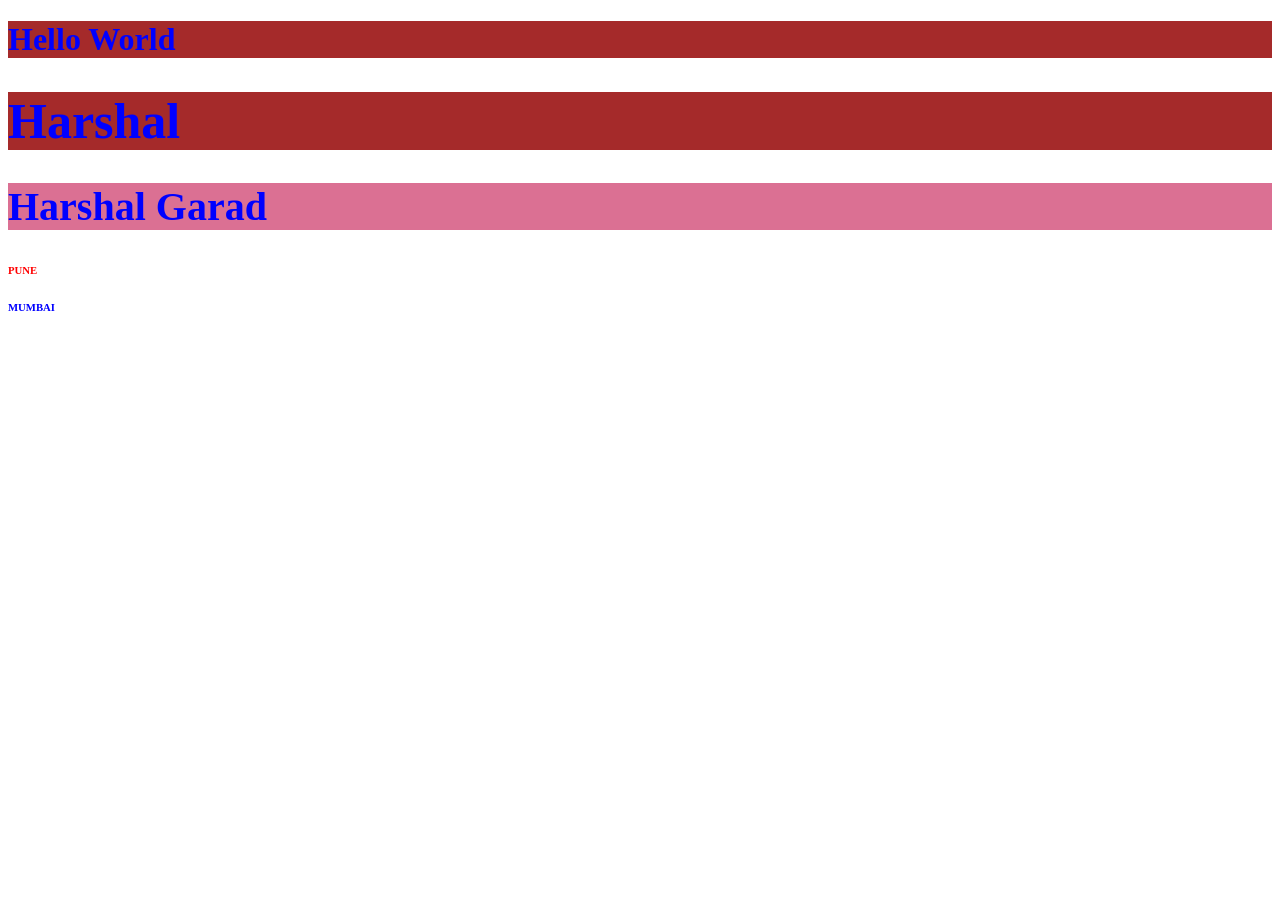
<file: index.html>
<!DOCTYPE html>
<html lang="en">
<head>
    <meta charset="UTF-8">
    <meta name="viewport" content="width=device-width, initial-scale=1.0">
    <title>Document</title>
    <style>
        h2{
            background-color: beige;
            color: black;
            font-size: 40px;
        }

        h2{

            background-color: aqua;
        }

        h1{
            color: blue !important;
            background-color: brown !important;
        }

        
    </style>
    <link rel="stylesheet" href="css/styles.css" type="text/css">
</head>
<body>
    <h1 style="color: brown;background-color: aquamarine ">Hello World</h1>
    <h1 style="color: blueviolet;background-color: bisque;font-size: 50px;"> Harshal</h1>
    <h2>Harshal Garad</h2>
    <h6 class="heading_red">PUNE</h6>
    <h6 class="heading_blue">MUMBAI</h6>
</body>
</html>
</file>
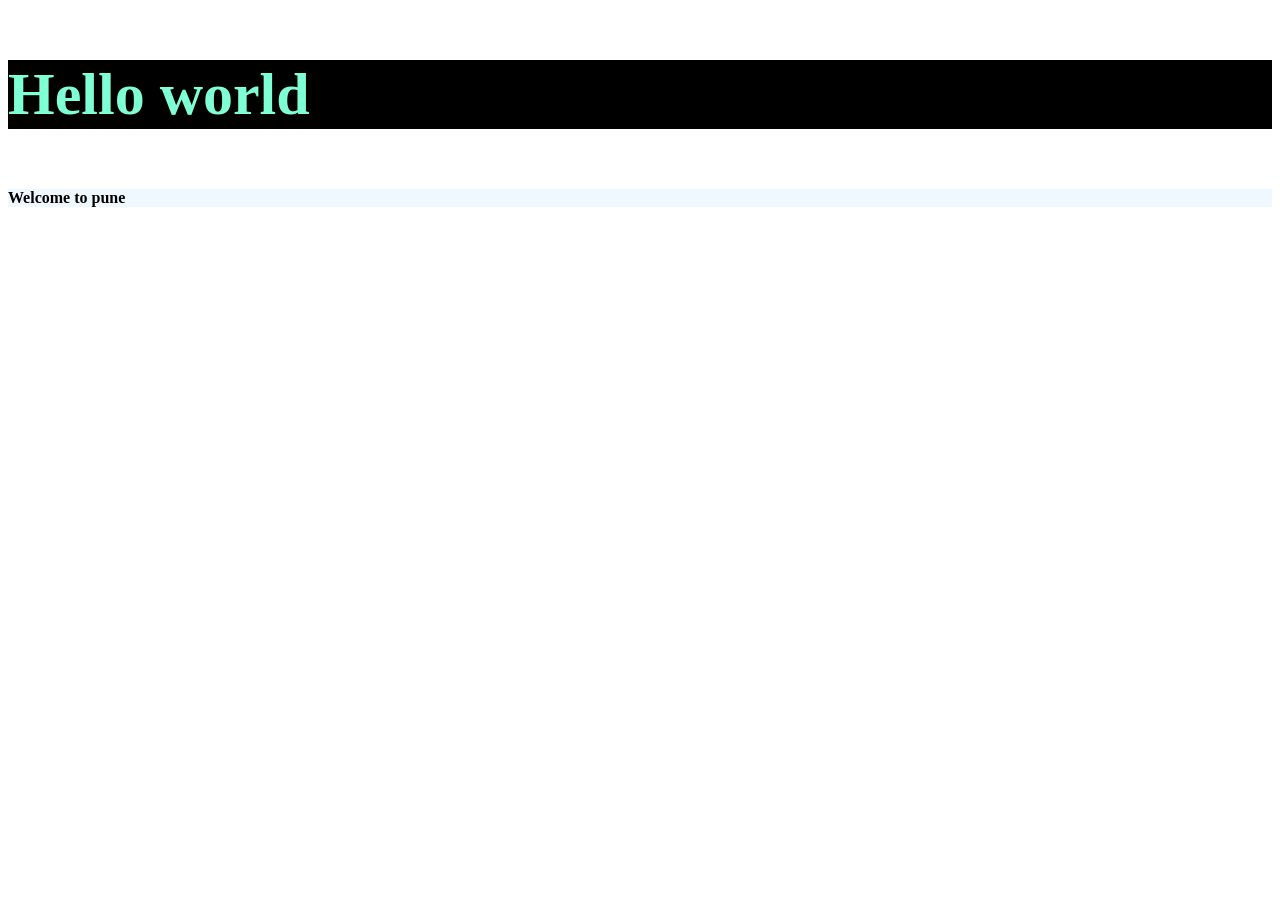
<file: about.html>
<!DOCTYPE html>
<html lang="en">
<head>
    <meta charset="UTF-8">
    <meta name="viewport" content="width=device-width, initial-scale=1.0">
    <title>Document</title>
    <link rel="stylesheet" href="css/styles.css" type="text/css"/>
</head>

<body>
    <h3>Hello world</h3>
    <h4>Welcome to pune</h4>
</body>
</html>
</file>
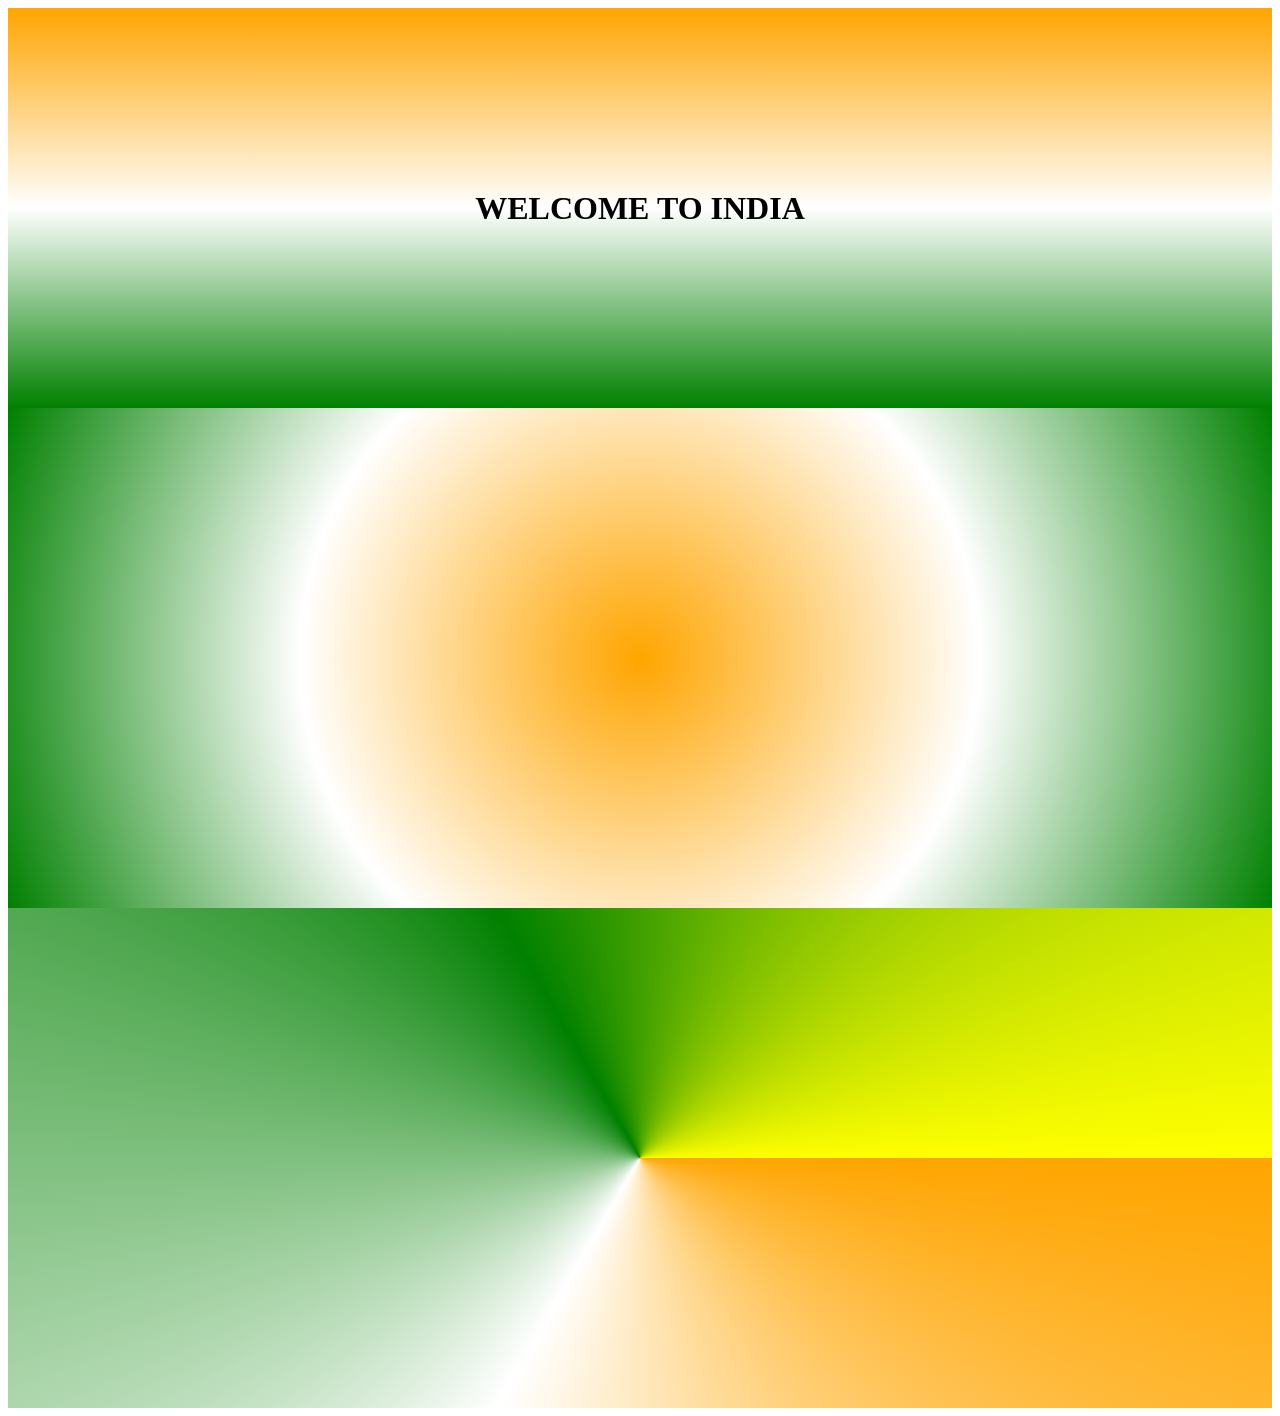
<file: background.html>
<!DOCTYPE html>
<html lang="en">
<head>
    <meta charset="UTF-8">
    <meta name="viewport" content="width=device-width, initial-scale=1.0">
    <title>Document</title>
    <link rel="stylesheet" href="css/flex.css">
</head>
<body>
    <div class="linear">
        <h1>WELCOME TO INDIA</h1>
    </div>
    <div class="radial "></div>

    <div class="conic"></div>
</body>
</html>
</file>
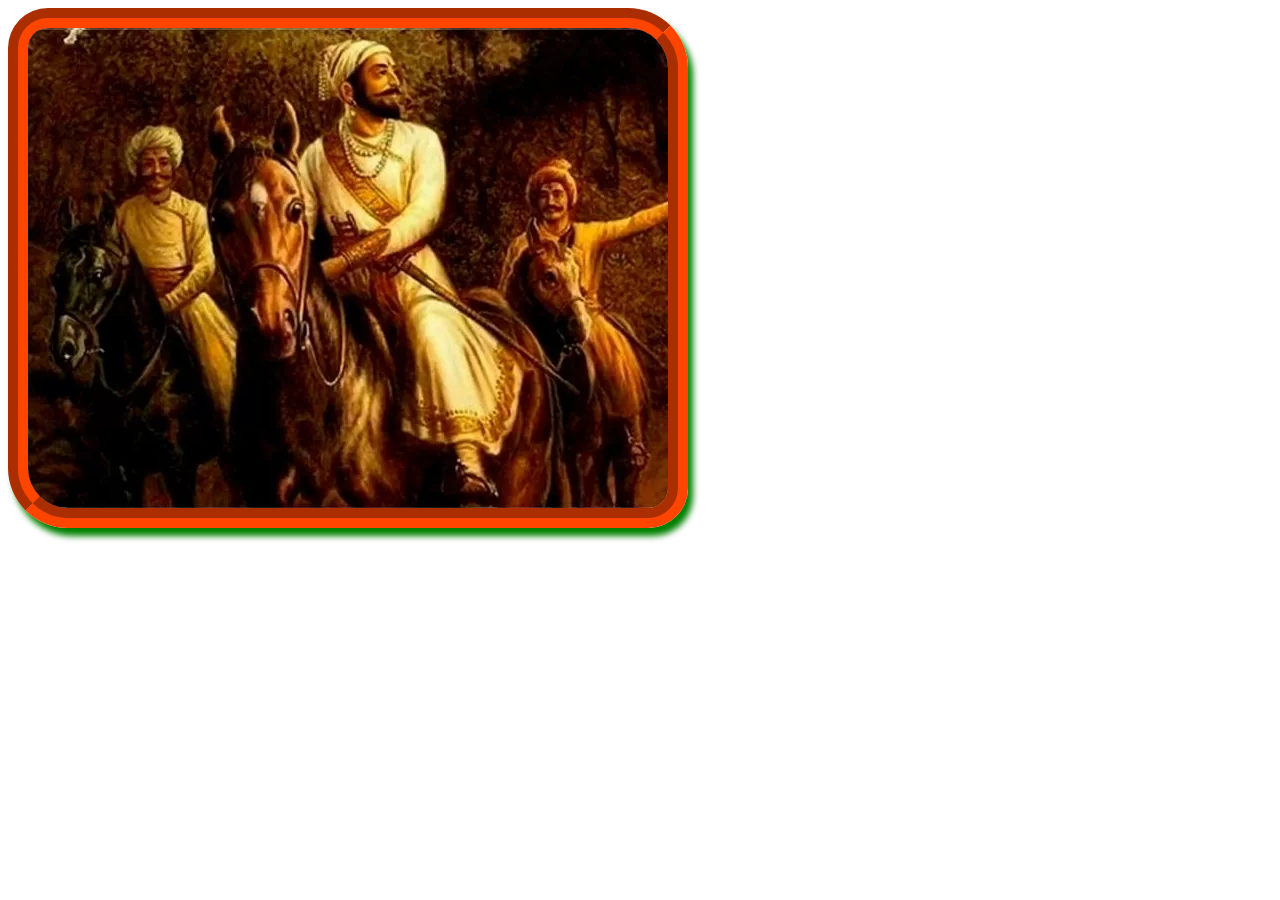
<file: border_properties.html>
<!DOCTYPE html>
<html lang="en">
<head>
    <meta charset="UTF-8">
    <meta name="viewport" content="width=device-width, initial-scale=1.0">
    <title>Document</title>
    <link rel="stylesheet" href="css/font_family.css">
</head>
<body>

    <img src="images/maharaj.webp" alt="..." class="b_properties1">
    
</body>
</html>
</file>
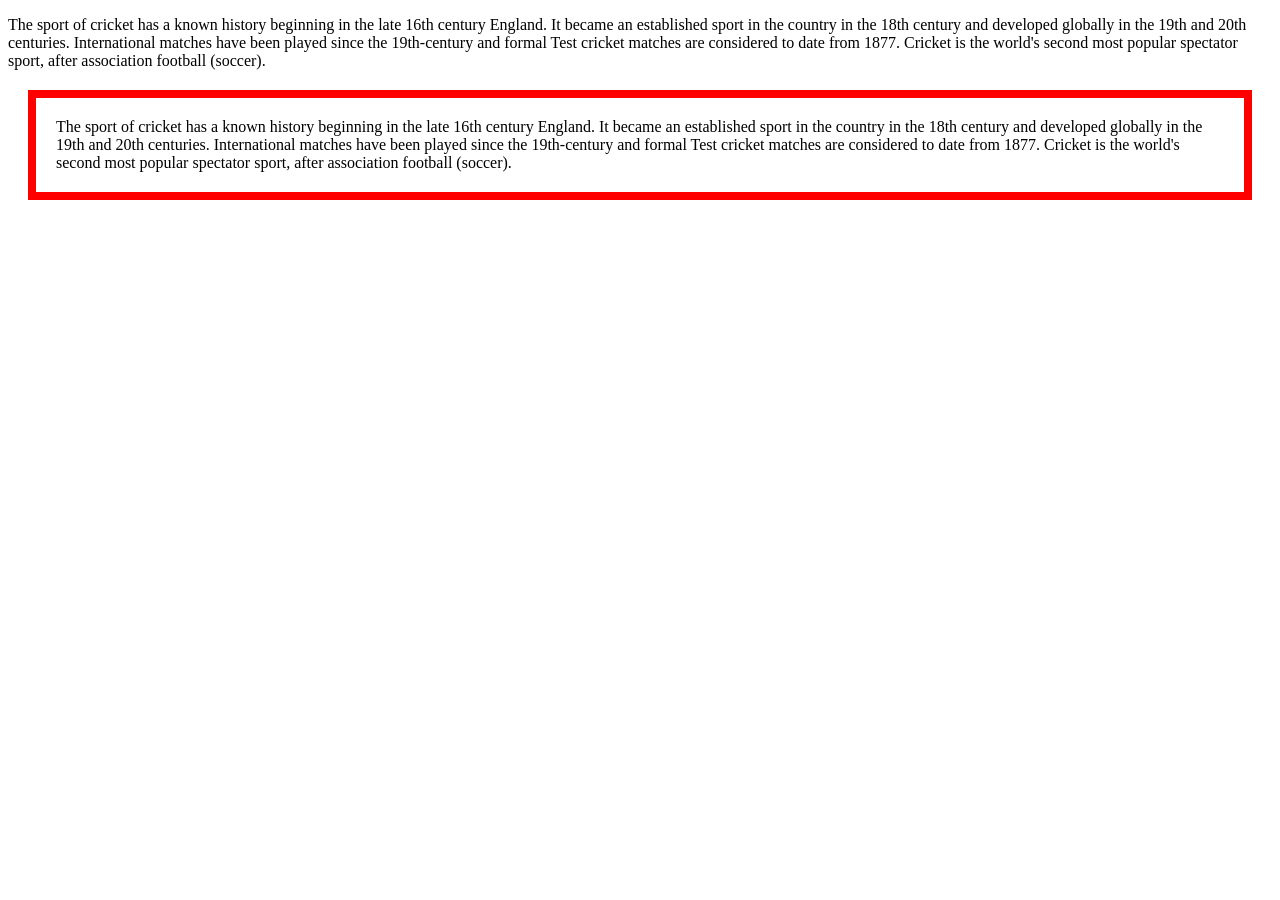
<file: box_model.html>
<!DOCTYPE html>
<html lang="en">
<head>
    <meta charset="UTF-8">
    <meta name="viewport" content="width=device-width, initial-scale=1.0">
    <title>Document</title>
    <link rel="stylesheet" href="css/font_family.css">
</head>
<body>
    <p>The sport of cricket has a known history beginning in the late 16th century England. It became an established sport in the country in the 18th century and developed globally in the 19th and 20th centuries. International matches have been played since the 19th-century and formal Test cricket matches are considered to date from 1877. Cricket is the world's second most popular spectator sport, after association football (soccer).</p>

    <p class="box_model">The sport of cricket has a known history beginning in the late 16th century England. It became an established sport in the country in the 18th century and developed globally in the 19th and 20th centuries. International matches have been played since the 19th-century and formal Test cricket matches are considered to date from 1877. Cricket is the world's second most popular spectator sport, after association football (soccer).</p>
</body>
</html>
</file>
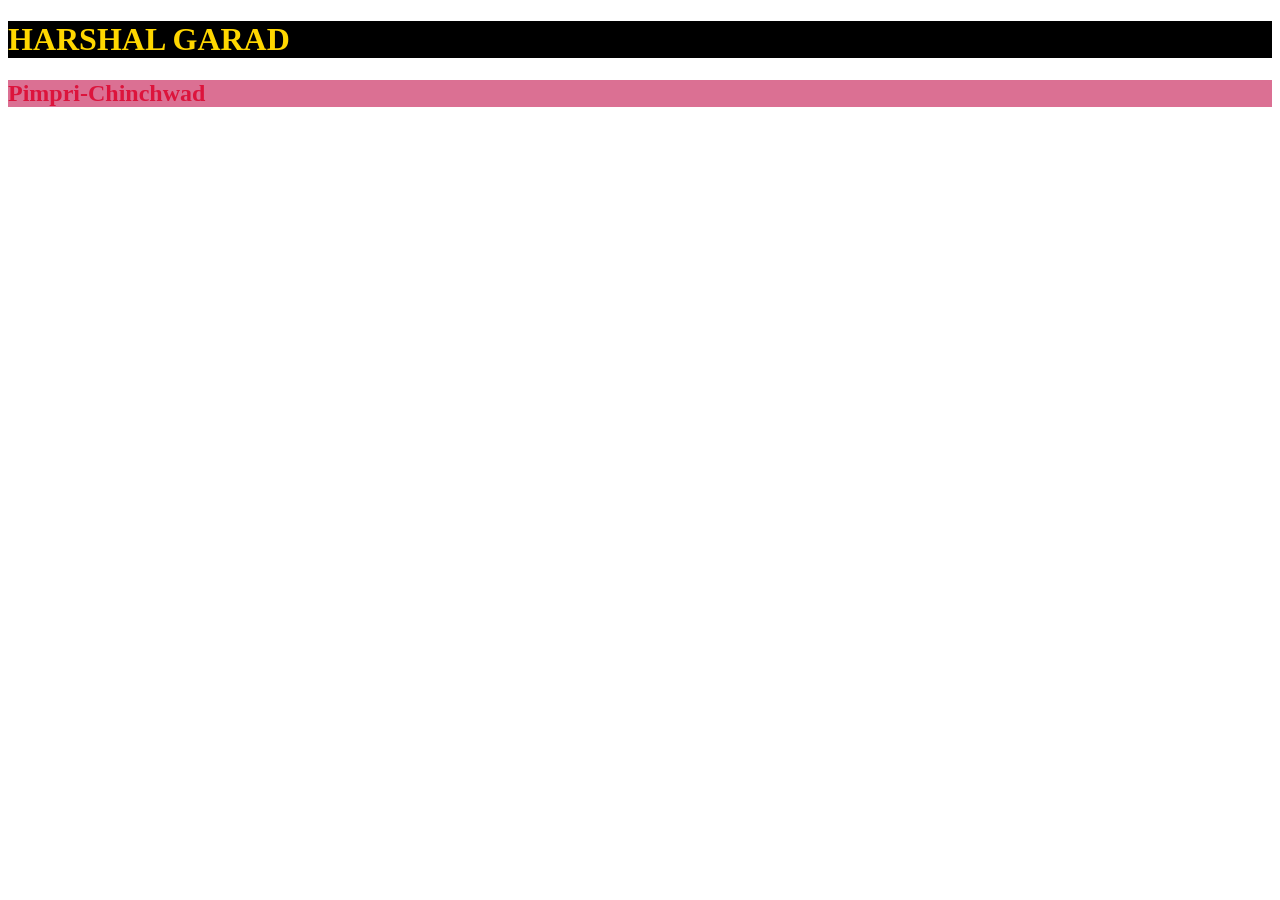
<file: class_id_selectors.html>
<!DOCTYPE html>
<html lang="en">
<head>
    <meta charset="UTF-8">
    <meta name="viewport" content="width=device-width, initial-scale=1.0">
    <title>Document</title>
    <link rel="stylesheet" href="css/styles.css" type="text/css">
</head>
<body>
  <h1 class="name font_1" >HARSHAL GARAD</h1>  
  <h2 id="city">Pimpri-Chinchwad</h2>
</body>
</html>
</file>
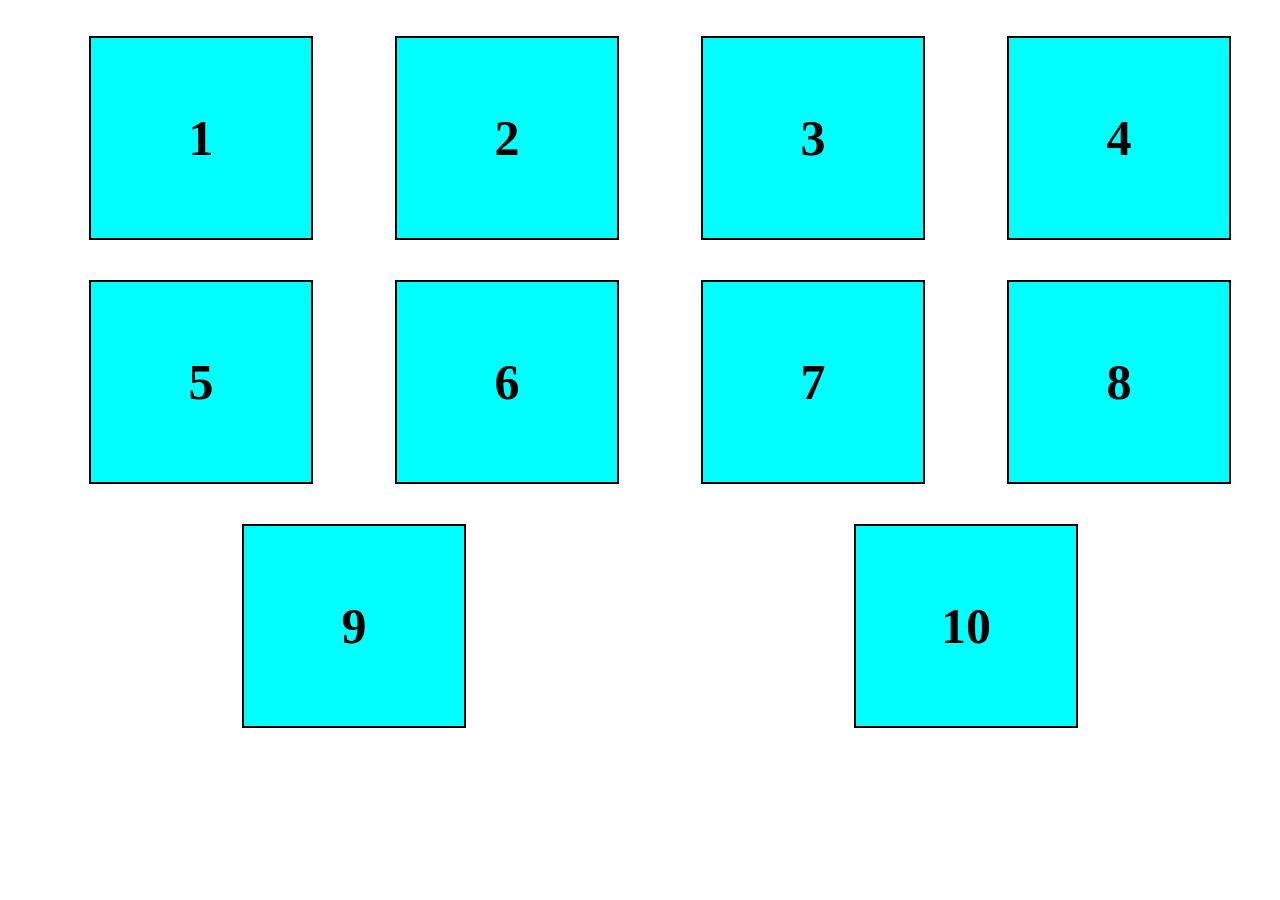
<file: flex.html>
<!DOCTYPE html>
<html lang="en">
<head>
    <meta charset="UTF-8">
    <meta name="viewport" content="width=device-width, initial-scale=1.0">
    <title>Document</title>
    <link rel="stylesheet" href="css/flex.css">
</head>
<body>
    <ul class="flex-container">
        <li class="flex-items">1</li>
        <li class="flex-items">2</li>
        <li class="flex-items">3</li>
        <li class="flex-items">4</li>
        <li class="flex-items">5</li>
        <li class="flex-items">6</li>
        <li class="flex-items">7</li>
        <li class="flex-items">8</li>
        <li class="flex-items">9</li>
        <li class="flex-items">10</li>
    </ul>
</body>
</html>
</file>
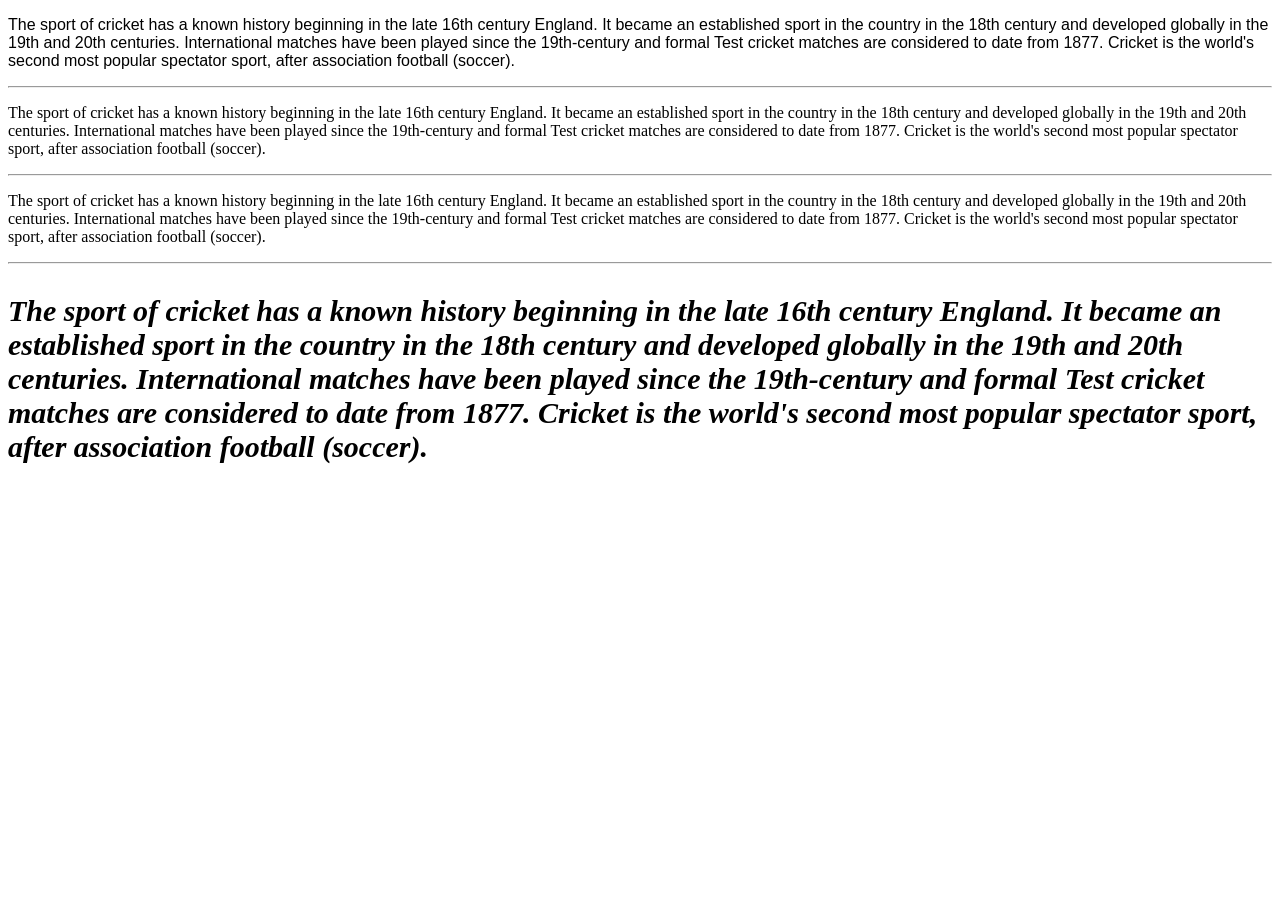
<file: font_format.html>
<!DOCTYPE html>
<html lang="en">
<head>
    <meta charset="UTF-8">
    <meta name="viewport" content="width=device-width, initial-scale=1.0">
    <title>Document</title>
    <link rel="stylesheet" href="css/font_family.css">
</head>
<body>
    <p class="f_family1">The sport of cricket has a known history beginning in the late 16th century England. It became an established sport in the country in the 18th century and developed globally in the 19th and 20th centuries. International matches have been played since the 19th-century and formal Test cricket matches are considered to date from 1877. Cricket is the world's second most popular spectator sport, after association football (soccer).</p>
    <hr>

    <p class="f_family2">The sport of cricket has a known history beginning in the late 16th century England. It became an established sport in the country in the 18th century and developed globally in the 19th and 20th centuries. International matches have been played since the 19th-century and formal Test cricket matches are considered to date from 1877. Cricket is the world's second most popular spectator sport, after association football (soccer).</p>
    <hr>

    <p class="f_family3">The sport of cricket has a known history beginning in the late 16th century England. It became an established sport in the country in the 18th century and developed globally in the 19th and 20th centuries. International matches have been played since the 19th-century and formal Test cricket matches are considered to date from 1877. Cricket is the world's second most popular spectator sport, after association football (soccer).</p>
    <hr>

    <p class="f_weight">The sport of cricket has a known history beginning in the late 16th century England. It became an established sport in the country in the 18th century and developed globally in the 19th and 20th centuries. International matches have been played since the 19th-century and formal Test cricket matches are considered to date from 1877. Cricket is the world's second most popular spectator sport, after association football (soccer).</p>
</body>
</html>
</file>
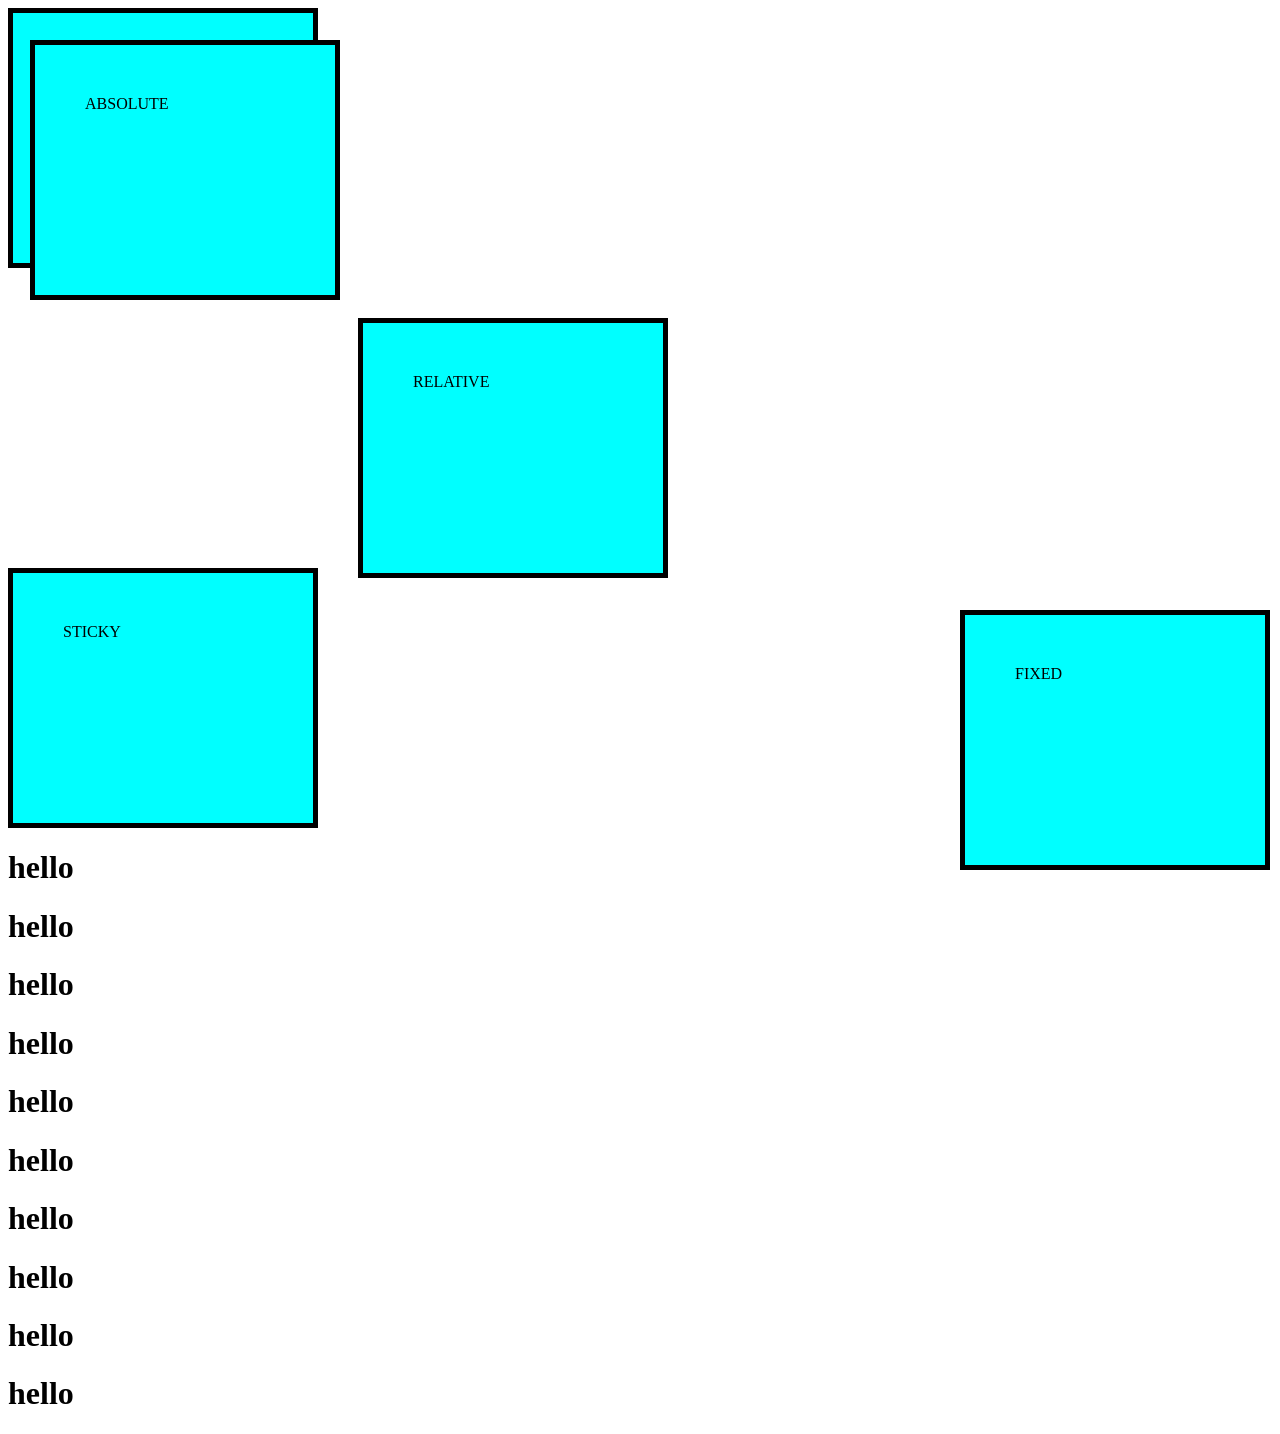
<file: positions.html>
<!DOCTYPE html>
<html lang="en">
<head>
    <meta charset="UTF-8">
    <meta name="viewport" content="width=device-width, initial-scale=1.0">
    <title>Document</title>
    <link rel="stylesheet" href="css/font_family.css">
</head>
<body>
    <div class="box box_static">STATIC</div>
    <div class="box box_relative">RELATIVE</div>
    <div class="box box_abs">ABSOLUTE</div>
    <div class="box box_sticky">STICKY</div>
    <div class="box box_fixed">FIXED</div>
    <h1>hello</h1>
    <h1>hello</h1>
    <h1>hello</h1>
    <h1>hello</h1>
    <h1>hello</h1>
    <h1>hello</h1>
    <h1>hello</h1>
    <h1>hello</h1>
    <h1>hello</h1>
    <h1>hello</h1>
</body>
</html>
</file>
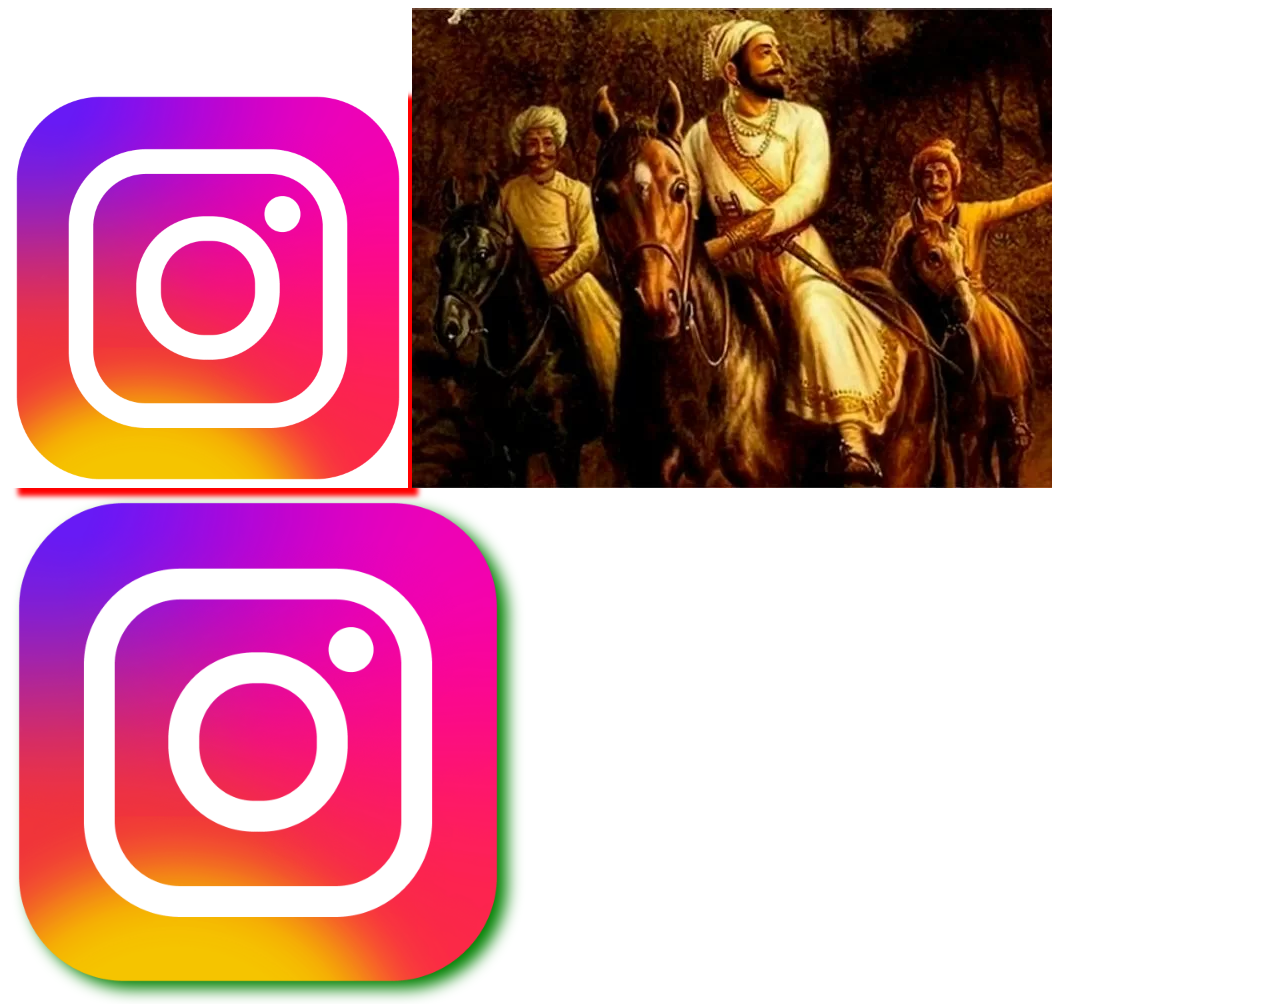
<file: shadows.html>
<!DOCTYPE html>
<html lang="en">
<head>
    <meta charset="UTF-8">
    <meta name="viewport" content="width=device-width, initial-scale=1.0">
    <title>Document</title>
    <link rel="stylesheet" href="css/text_transform.css" text="text/css">

</head>
<body>
    <img class= "b_shadow" src="images/png insta image.png" alt="..."/>
    <img src="images/maharaj.webp" alt="...">
    <img src="images/png insta image.png" alt="..." class="d_shadow">
    
</body>
</html>
</file>
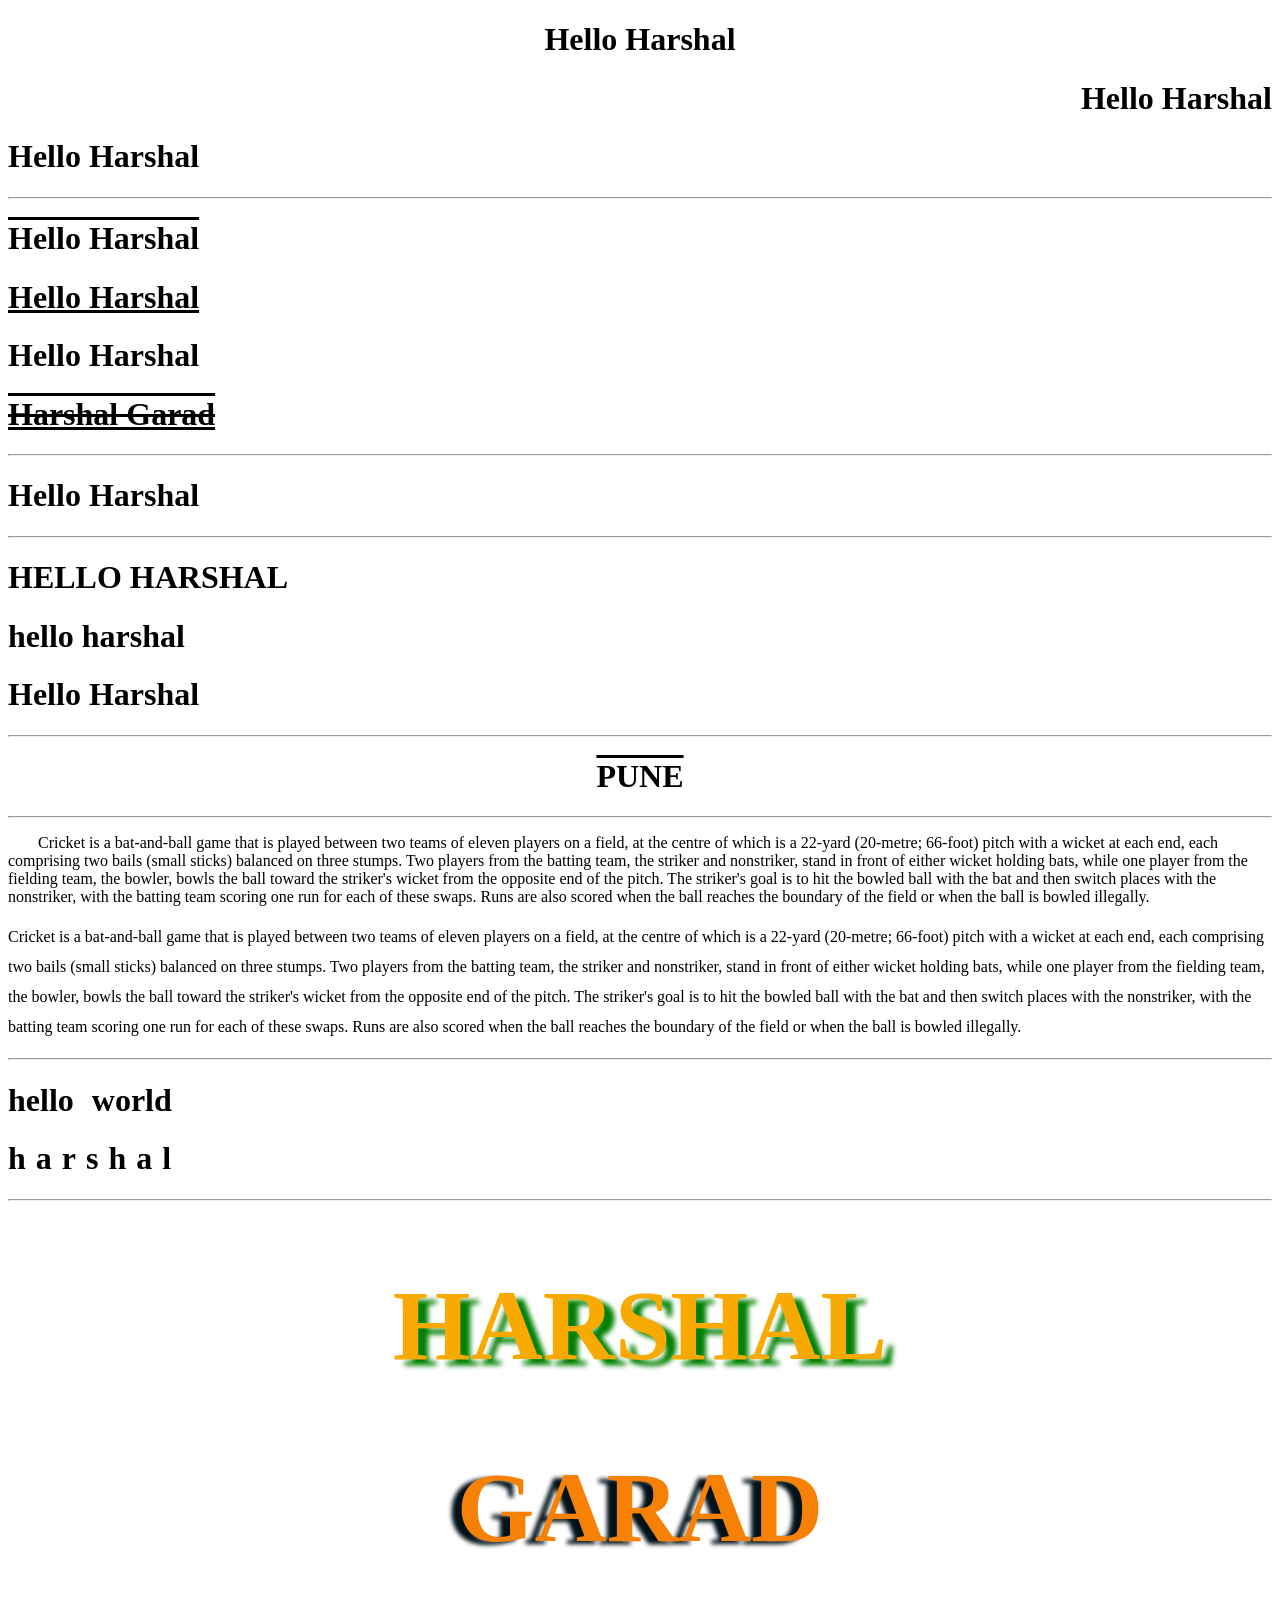
<file: text_formats.html>
<!DOCTYPE html>
<html lang="en">
<head>
    <meta charset="UTF-8">
    <meta name="viewport" content="width=device-width, initial-scale=1.0">
    <title>Document</title>
    <link rel="stylesheet" href="css/text_transform.css" text="text/css">

</head>
<body>
    <h1 class="t_centre">Hello Harshal</h1>
    <h1 class="t_right">Hello Harshal</h1>
    <h1 class="t_left">Hello Harshal</h1>
    <hr>

    <h1 class="t_decoration1">Hello Harshal</h1>
    <h1 class="t_decoration2">Hello Harshal</h1>
    <h1 class="t_decoration3">Hello Harshal</h1>
    <h1 class="t_decoration4">Harshal Garad</h1>
    <hr>

    <h1>Hello Harshal</h1>
    <hr>

    <h1 class="t_transform_uppercase">Hello Harshal</h1>
    <h1 class="t_transform_lowercase">Hello Harshal</h1>
    <h1 class="t_transform_capitilize">Hello Harshal</h1>
    <hr>

    <h1 class="t_centre t_decoration1 t_transform_uppercase">Pune</h1>
    <hr>

    <p class="t_indent">Cricket is a bat-and-ball game that is played between two teams of eleven players on a field, at the centre of which is a 22-yard (20-metre; 66-foot) pitch with a wicket at each end, each comprising two bails (small sticks) balanced on three stumps. Two players from the batting team, the striker and nonstriker, stand in front of either wicket holding bats, while one player from the fielding team, the bowler, bowls the ball toward the striker's wicket from the opposite end of the pitch. The striker's goal is to hit the bowled ball with the bat and then switch places with the nonstriker, with the batting team scoring one run for each of these swaps. Runs are also scored when the ball reaches the boundary of the field or when the ball is bowled illegally.</p>

    <p class="t_textheight">Cricket is a bat-and-ball game that is played between two teams of eleven players on a field, at the centre of which is a 22-yard (20-metre; 66-foot) pitch with a wicket at each end, each comprising two bails (small sticks) balanced on three stumps. Two players from the batting team, the striker and nonstriker, stand in front of either wicket holding bats, while one player from the fielding team, the bowler, bowls the ball toward the striker's wicket from the opposite end of the pitch. The striker's goal is to hit the bowled ball with the bat and then switch places with the nonstriker, with the batting team scoring one run for each of these swaps. Runs are also scored when the ball reaches the boundary of the field or when the ball is bowled illegally.</p>
    <hr>

    <h1 class="t_word_space">hello world</h1>
    <h1 class="t_letter_space">harshal</h1>
    <hr>

    <h1 class="t_shadow1 t_centre">HARSHAL</h1>
    <h1 class="t_shadow2 t_centre">GARAD</h1>

    
</body>
</html>
</file>
<file: css/styles.css>
h2{
    color: blue;
    background-color:palevioletred ;
}

h3{
    color: aquamarine;
    background-color: black;
    font-size: 60px;

}

h4{
    color: black;
    background-color: aliceblue;


}

.heading_red{
    color: red;
}
.heading_blue{
    color: blue;
}
.name{
    color: gold;
    background-color:black;
}

.font_1{
    font: 120px;
}

#city{
    color: crimson;
}
</file>
<file: css/flex.css>
.flex-items{
    background-color: aqua;
    width: 200px;
    height: 180px;
    font-weight: 900;
    font-size: 50px;
    margin: 20px;
    border: 2px solid black;
    padding:10px ;
    display: flex;
    justify-content: center;
    align-items: center;
}

.flex-container{
    display: flex;
    flex-wrap: wrap;
    justify-content: space-around;
    list-style: none;
}

.bg_img{
    background-color: black;
    background-image: url("images/");
    
}

.h1_color{
    color: aliceblue;
}

.linear{
    height: 400px;
    background: linear-gradient(orange,white,green);
    display: flex;
    justify-content: center;
    align-items: center;
}

.radial{
    height: 500px;
    background:radial-gradient(circle,orange,white , green)
}

.conic{
    height: 500px;
    background:conic-gradient(from 90deg,orange,white,green,yellow);
}
</file>
<file: css/font_family.css>
.f_family1{
    font-family: sans-serif;
}

.f_family2{
    font-family: fantasy;
}

.f_family3{
    font-family: cursive;
}

.f_weight{
    font-weight: 900;
    font-style: italic;
    font-size: 30px;
}

.b_properties1{
    border: 20px groove orangered;
    /* solid , dashed , dotted , double , inset , outset, groove */
    box-shadow: 5px 8px 6px green;
    /*border-top: pink; -- decides the colour of border at top in same way border down , right and left works*/
   /* border-color: aquamarine gold red palevioletred;
   border color gives color to all borders in top , right , bottom ,left order*/

  /* border-radius: 50px;
   border-right: 20px; 
   --border radius affects the corners of border */
   border-radius: 40px 60px 40px 60px;
}

.box_model{
    border: 8px solid red;
    padding: 20px;
    margin: 20px;
}

.box{
    width: 200px;
    height: 150px;
    border: 5px solid black;
    padding: 50px;
    background-color: aqua;
    margin-bottom: 20px;
}

.box_static{
    position: static;
}

.box_relative{
    position: relative;
    left: 350px;
    top: 30px;
}

.box_abs{
    position:absolute;
    left: 30px;
    top: 40px;

}

.box_sticky{
    position:sticky;
    top: 10px;

}

.box_fixed{
    position:fixed;
    right: 10px;
    bottom: 10px;

}
</file>
<file: css/text_transform.css>
.t_transform_uppercase{
    text-transform: uppercase;
}

.t_transform_lowercase{
    text-transform: lowercase;
}

.t_transform_capitilize{
    text-transform: capitalize;
}

.t_centre{
    text-align: center;
}

.t_right{
    text-align: right;
}

.t_left{
    text-align: left;
}

.t_decoration1{
    text-decoration: overline;
}

.t_decoration2{
    text-decoration: underline;
}

.t_decoration4{
    text-decoration:underline line-through overline;
    
    
}

.t_indent{
    text-indent: 30px;
}

.t_textheight{
    line-height: 30px;
}

.t_word_space{
    word-spacing: 10px;
}

.t_letter_space{
    letter-spacing: 10px;
}

.t_shadow1{
    color: rgb(248, 170, 2);
    text-shadow: 10px 6px 5px green;
    font-size: 100px;
}

.t_shadow2{
    color: rgb(246, 129, 4);
    text-shadow: -10px 3px 4px rgb(1, 17, 24);
    font-size: 100px;
}

.b_shadow{
    box-shadow: 10px 8px 5px red;
    width: 400px;
}

.d_shadow{
    filter: drop-shadow(10px 8px 8px green);
    width: 500px;
}
</file>
